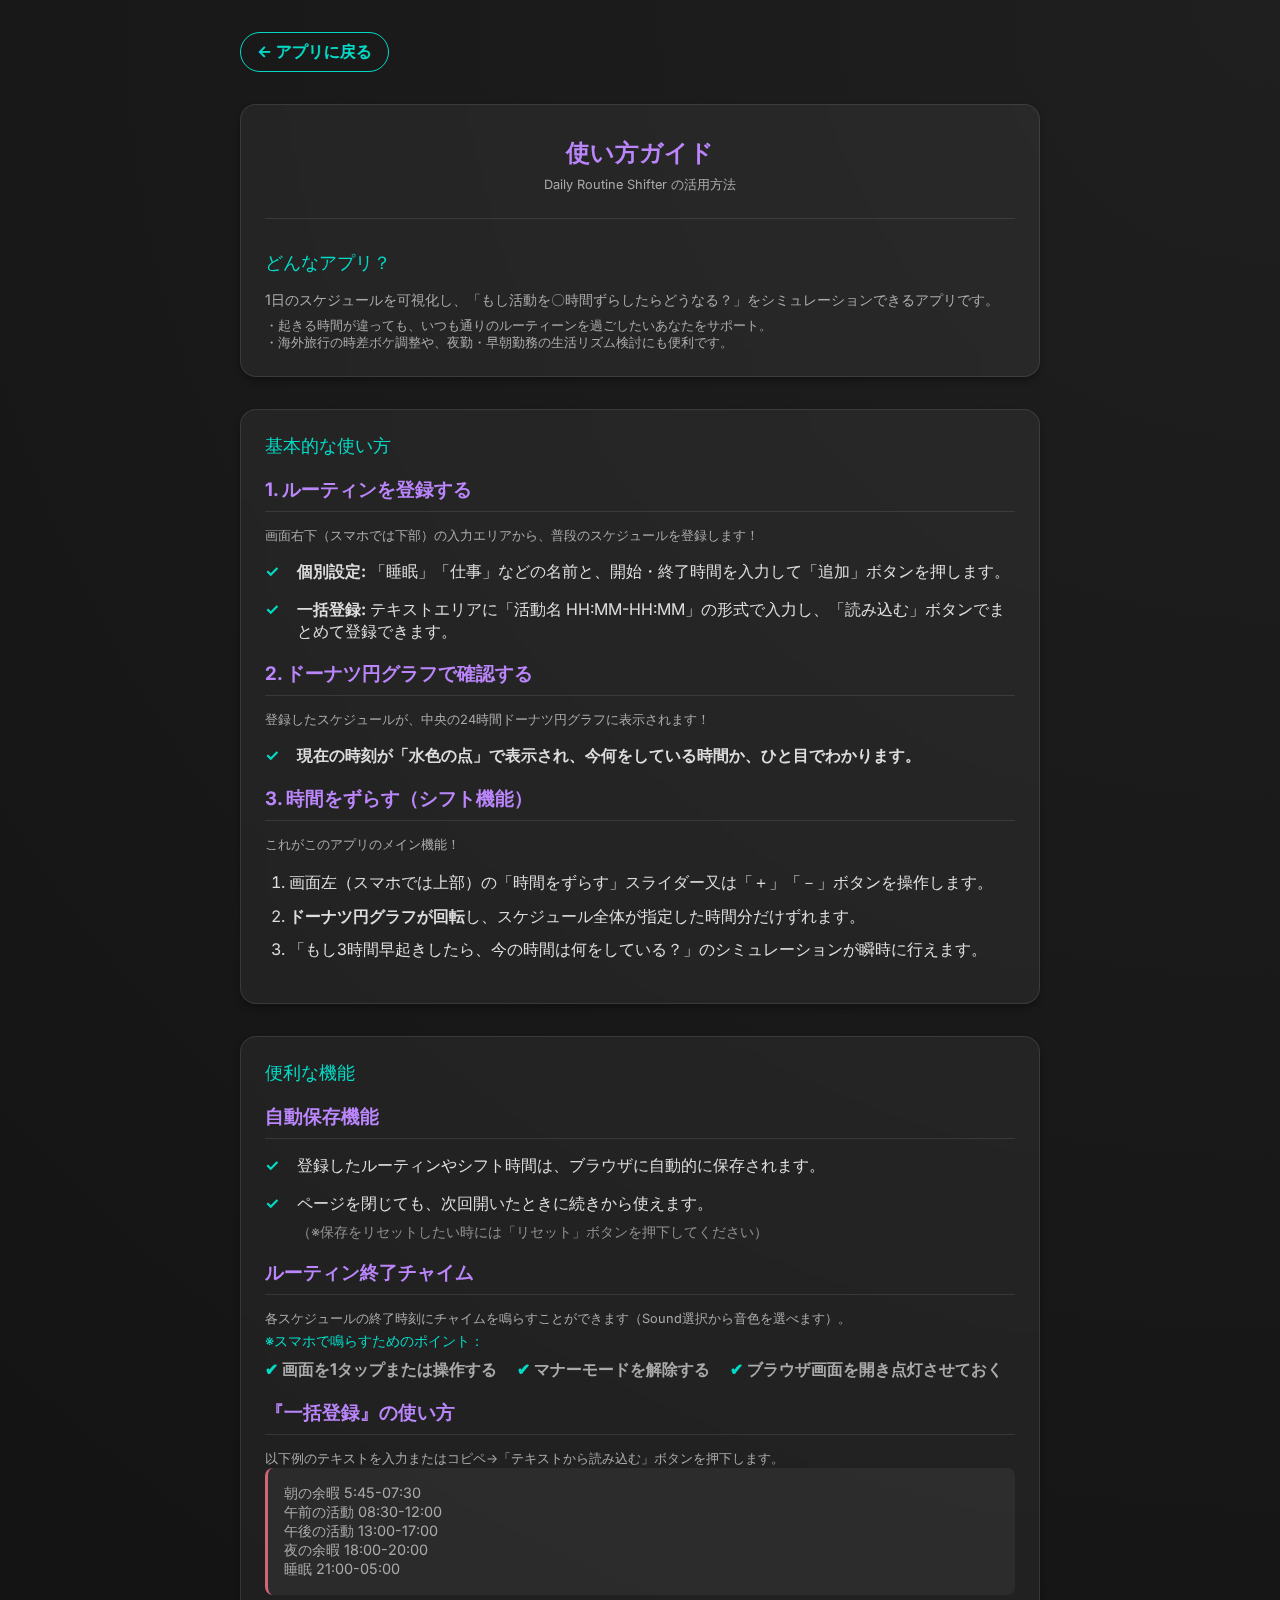
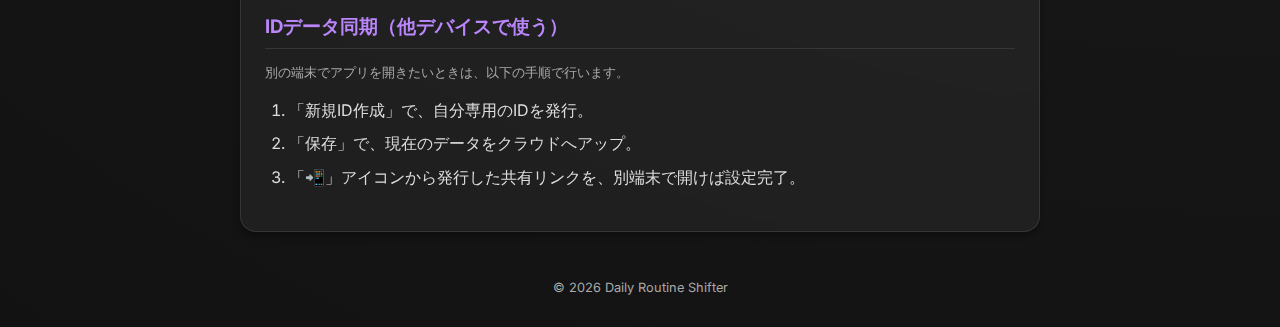
<file: manual.html>
<!DOCTYPE html>
<html lang="ja">

<head>
    <meta charset="UTF-8">
    <meta name="viewport" content="width=device-width, initial-scale=1.0">
    <title>使い方ガイド - Daily Routine Shifter</title>
    <link rel="stylesheet" href="style.css">
    <link href="https://fonts.googleapis.com/css2?family=Inter:wght@300;400;600&display=swap" rel="stylesheet">
    <style>
        .manual-container {
            max-width: 800px;
            margin: 0 auto;
            padding: 2rem;
        }

        .manual-section {
            margin-bottom: 2rem;
        }

        .manual-section h3 {
            color: var(--primary-color);
            border-bottom: 1px solid var(--panel-border);
            padding-bottom: 0.5rem;
            margin-bottom: 1rem;
        }

        .step-list {
            list-style: none;
            padding: 0;
        }

        .step-list li {
            position: relative;
            padding-left: 2rem;
            margin-bottom: 1rem;
            color: #ddd;
        }

        .step-list li::before {
            content: "✓";
            position: absolute;
            left: 0;
            color: var(--secondary-color);
            font-weight: bold;
        }

        .note {
            background: rgba(255, 255, 255, 0.05);
            padding: 1rem;
            border-radius: 8px;
            font-size: 0.9rem;
            color: #aaa;
            border-left: 3px solid var(--accent-color);
        }

        .back-link {
            display: inline-block;
            margin-bottom: 2rem;
            color: var(--secondary-color);
            text-decoration: none;
            font-weight: bold;
            border: 1px solid var(--secondary-color);
            padding: 0.5rem 1rem;
            border-radius: 20px;
            transition: all 0.2s;
        }

        .back-link:hover {
            background: var(--secondary-color);
            color: #000;
        }
    </style>
</head>

<body>
    <div class="manual-container">
        <a href="index.html" class="back-link">← アプリに戻る</a>

        <section class="glass-panel manual-section" style="padding-top: 2rem;">
            <div
                style="text-align: center; margin-bottom: 2rem; border-bottom: 1px solid rgba(255,255,255,0.1); padding-bottom: 1.5rem;">
                <h1 style="margin-bottom: 0.5rem;">使い方ガイド</h1>
                <p style="opacity: 1.0;">Daily Routine Shifter の活用方法</p>
            </div>

            <h2>どんなアプリ？</h2>
            <p style="font-size: 0.9rem;">1日のスケジュールを可視化し、「もし活動を〇時間ずらしたらどうなる？」をシミュレーションできるアプリです。</p>

            <p style="font-size: 0.8rem;">・起きる時間が違っても、いつも通りのルーティーンを過ごしたいあなたをサポート。<br>
                ・海外旅行の時差ボケ調整や、夜勤・早朝勤務の生活リズム検討にも便利です。</p>

        </section>

        <section class="glass-panel manual-section">
            <h2>基本的な使い方</h2>

            <h3>1. ルーティンを登録する</h3>
            <p>画面右下（スマホでは下部）の入力エリアから、普段のスケジュールを登録します！</p>
            <ul class="step-list">
                <li><strong>個別設定:</strong> 「睡眠」「仕事」などの名前と、開始・終了時間を入力して「追加」ボタンを押します。</li>
                <li><strong>一括登録:</strong> テキストエリアに「活動名 HH:MM-HH:MM」の形式で入力し、「読み込む」ボタンでまとめて登録できます。</li>
            </ul>

            <h3>2. ドーナツ円グラフで確認する</h3>
            <p>登録したスケジュールが、中央の24時間ドーナツ円グラフに表示されます！</p>
            <ul class="step-list">
                <li><strong>現在の時刻が「水色の点」で表示され、今何をしている時間か、ひと目でわかります。</strong></li>
            </ul>

            <h3>3. 時間をずらす（シフト機能）</h3>
            <p>これがこのアプリのメイン機能！</p>
            <ol style="padding-left: 1.5rem; color: #ddd; line-height: 1.6;">
                <li style="margin-bottom: 0.5rem;">画面左（スマホでは上部）の「時間をずらす」スライダー又は「＋」「－」ボタンを操作します。</li>
                <li style="margin-bottom: 0.5rem;"><strong>ドーナツ円グラフが回転</strong>し、スケジュール全体が指定した時間分だけずれます。</li>
                <li style="margin-bottom: 0.5rem;">「もし3時間早起きしたら、今の時間は何をしている？」のシミュレーションが瞬時に行えます。</li>
            </ol>
        </section>

        <section class="glass-panel manual-section">
            <h2>便利な機能</h2>

            <h3>自動保存機能</h3>
            <ul class="step-list">
                <li>登録したルーティンやシフト時間は、ブラウザに自動的に保存されます。</li>
                <li>ページを閉じても、次回開いたときに続きから使えます。</li>
            </ul>
            <p style="font-size: 0.9rem; opacity: 0.8; margin-top: -0.5rem; margin-left: 2rem;">
                （※保存をリセットしたい時には「リセット」ボタンを押下してください）
            </p>

            <h3>ルーティン終了チャイム</h3>
            <p>各スケジュールの終了時刻にチャイムを鳴らすことができます（Sound選択から音色を選べます）。</p>
            <p style="font-size: 0.9rem; margin-top: 0.25rem; color: var(--secondary-color);">※スマホで鳴らすためのポイント：</p>
            <p style="font-size: 1.0rem;">
                <strong><span style="color: var(--secondary-color);">✔</span>
                    画面を1タップまたは操作する　
                    <span style="color: var(--secondary-color);">✔</span>
                    マナーモードを解除する　
                    <span style="color: var(--secondary-color);">✔</span>
                    ブラウザ画面を開き点灯させておく</strong>
            </p>

            <h3>『一括登録』の使い方</h3>
            <p>以下例のテキストを入力またはコピペ→「テキストから読み込む」ボタンを押下します。</p>
            <div class="note">
                朝の余暇 5:45-07:30<br>
                午前の活動 08:30-12:00<br>
                午後の活動 13:00-17:00<br>
                夜の余暇 18:00-20:00<br>
                睡眠 21:00-05:00<br>
            </div>
            <h3>IDデータ同期（他デバイスで使う）</h3>
            <p>別の端末でアプリを開きたいときは、以下の手順で行います。</p>
            <ol style="padding-left: 1.5rem; color: #ddd; line-height: 1.6;">
                <li style="margin-bottom: 0.5rem;">「新規ID作成」で、自分専用のIDを発行。</li>
                <li style="margin-bottom: 0.5rem;">「保存」で、現在のデータをクラウドへアップ。</li>
                <li style="margin-bottom: 0.5rem;">「📲」アイコンから発行した共有リンクを、別端末で開けば設定完了。</li>
            </ol>

        </section>

        <footer style="text-align: center; margin-top: 3rem; color: #666; font-size: 0.8rem;">
            <p>&copy; 2026 Daily Routine Shifter</p>
        </footer>
    </div>
</body>

</html>
</file>
<file: style.css>
/* --- 変数定義 (カラーパレット・フォント) --- */
:root {
    --bg-color: #121212;
    --text-color: #e0e0e0;
    --panel-bg: rgba(255, 255, 255, 0.05);
    --panel-border: rgba(255, 255, 255, 0.1);
    --primary-color: #bb86fc;
    --secondary-color: #03dac6;
    --accent-color: #cf6679;
    --font-family: 'Inter', -apple-system, BlinkMacSystemFont, "Segoe UI", Roboto, sans-serif;
}

/* --- 基本設定 (リセット・背景) --- */
body {
    margin: 0;
    padding: 0;
    font-family: var(--font-family);
    background-color: var(--bg-color);
    color: var(--text-color);
    min-height: 100vh;
    background-image: radial-gradient(circle at top right, #1f1f1f 0%, #121212 100%);
    overflow-x: hidden;
    /* Hide scrollbar for body */
    scrollbar-width: none;
    -ms-overflow-style: none;
}

/* Hide scrollbar globally */
*::-webkit-scrollbar {
    display: none;
    width: 0;
    height: 0;
}

html {
    scrollbar-width: none;
    -ms-overflow-style: none;
}

/* --- 全体レイアウト (グリッド構成) --- */
.app-layout {
    display: grid;
    /* 50% Sidebar, 50% Main Content */
    grid-template-columns: 1fr 1fr;
    min-height: 100vh;
    gap: 1.5rem;
    padding: 1.5rem;
    box-sizing: border-box;
    align-items: start;
}

/* --- 共通パネルデザイン (グラスモーフィズム) --- */
.glass-panel {
    background: var(--panel-bg);
    border: 1px solid var(--panel-border);
    backdrop-filter: blur(10px);
    border-radius: 16px;
    padding: 1.5rem;
    box-shadow: 0 4px 6px rgba(0, 0, 0, 0.3);
}

h1 {
    font-size: 1.5rem;
    color: var(--primary-color);
    margin: 0;
    font-weight: bold;
    font-family: 'Quicksand', -apple-system, BlinkMacSystemFont, "Segoe UI", Roboto, sans-serif;
    /* Prevent layout jump by giving title a bit of space */
    min-height: 1.8rem;
    display: block;
}

h2 {
    font-size: 1.1rem;
    color: var(--secondary-color);
    margin-top: 0;
    margin-bottom: 1rem;
    font-weight: normal;
}

p {
    font-size: 0.8rem;
    color: #aaa;
    margin: 0.5rem 0 0 0;
}

.divider {
    height: 1px;
    background: var(--panel-border);
    margin: 1.5rem 0;
}

/* --- サイドバー (左側/スマホ上部) --- */
/* --- サイドバー (左側/スマホ上部) --- */
.sidebar {
    display: flex;
    flex-direction: column;
    /* Removed sticky and fixed height to allow natural scrolling on PC */
    gap: 1.5rem;
}

/* Sidebar split panels */
.sidebar-upper {
    flex: 0 0 auto;
    /* Height based on content */
}

.memo-area {
    background: rgba(0, 0, 0, 0.3);
    border: 1px solid var(--panel-border);
    color: var(--text-color);
    padding: 0.8rem;
    /* Matches other inputs */
    border-radius: 8px;
    font-family: var(--font-family);
    width: 100%;
    box-sizing: border-box;
    font-size: 1.0rem;
    /* Smaller text "0.85" - User asked about this */
    /* Smaller text "0.85" - User asked about this */
    resize: vertical;
    /* Allow vertical resize */
    min-height: 40px;
    /* Default height */
}

.checkbox-row {
    display: flex;
    justify-content: flex-start;
    /* Left aligned PC & Mobile */
    flex-wrap: wrap;
    /* Wrap if needed */
    column-gap: 1rem;
    /* Horizontal spacing */
    row-gap: 0.5rem;
    /* Tighter vertical spacing */
    margin-top: 1.0rem;
    font-size: 1.0rem;
    /* User requested increase */
    color: #ccc;
    align-items: center;
}

/* Force Wake input to take full row */
.wakeup-item {
    width: 100%;
    flex: 0 0 100%;
    margin-bottom: 0;
    /* Remove extra spacing */
}

.checkbox-item {
    display: flex;
    align-items: center;
    gap: 0.3rem;
    cursor: pointer;
    opacity: 0.8;
    transition: opacity 0.2s;
}

.checkbox-item:hover {
    opacity: 1;
}

.checkbox-item input[type="checkbox"],
#chimeEnabled,
#chimeSelect {
    accent-color: var(--secondary-color);
    cursor: pointer;
}

#chimeSelect:focus {
    border-color: var(--secondary-color);
}

.sidebar-lower {
    display: flex;
    flex-direction: column;
    /* Let the panel grow naturally on PC */
}

.status-highlight {
    font-size: 1.3rem;
    font-weight: normal;
    color: var(--primary-color);
    text-align: center;
    padding: 1rem;
    background: rgba(187, 134, 252, 0.1);
    border-radius: 8px;
    margin-top: 0.5rem;
}

.list-section {
    display: flex;
    flex-direction: column;
    margin-top: 1.5rem;
}

.list-scroll-container {
    border-top: 1px solid var(--panel-border);
    padding-top: 0.5rem;
    /* Removed overflow-y: auto to let it flow with the page scroll */
}

#shiftedScheduleList {
    list-style: none;
    padding: 0;
    font-size: 0.9rem;
    color: #ccc;
    margin: 0;
}

#shiftedScheduleList li {
    padding: 0.5rem 0;
    border-bottom: 1px solid rgba(255, 255, 255, 0.05);
}

/* --- メインコンテンツ (右側/スマホ下部) --- */
.main-content {
    display: flex;
    flex-direction: column;
    gap: 1.5rem;
}

.chart-area {
    min-height: 400px;
    display: flex;
    align-items: center;
    justify-content: center;
    padding: 0rem;
    /* Reverted to baseline for outside clock numbers */
}

.input-area {
    display: grid;
    /* Vertical stack */
    grid-template-columns: 1fr;
    gap: 1.5rem;
}

.individual-settings,
.bulk-import {
    display: flex;
    flex-direction: column;
}

/* --- シフト操作UI (スライダー・ボタン) --- */
.shift-control-panel {
    display: flex;
    flex-direction: column;
    gap: 0.5rem;
}

.shift-label {
    display: block;
    margin-bottom: 0.5rem;
    color: var(--secondary-color);
    font-size: 1.1rem;
    /* Match h2 */
    font-weight: normal;
}

.shift-controls-row {
    display: flex;
    align-items: center;
    justify-content: space-between;
    gap: 0.5rem;
}

.btn-icon {
    width: 60px;
    /* Enhanced size */
    height: 60px;
    /* Enhanced size */
    border-radius: 12px;
    font-size: 2rem;
    /* Enhanced size */
    line-height: 1;
    padding: 0;
    display: flex;
    align-items: center;
    justify-content: center;
    background: rgba(255, 255, 255, 0.1);
    color: var(--primary-color);
    border: 1px solid var(--panel-border);
    cursor: pointer;
}

.btn-icon:hover {
    background: rgba(255, 255, 255, 0.2);
}

#shiftHours {
    text-align: center;
    font-size: 1.2rem;
    font-weight: bold;
    -moz-appearance: textfield;
    appearance: textfield;
    /* Prevent input from taking full width in flex row */
    width: 100px;
    /* Fixed width */
    flex: 0 0 auto;
}

#shiftHours::-webkit-outer-spin-button,
#shiftHours::-webkit-inner-spin-button {
    -webkit-appearance: none;
    margin: 0;
}

.shift-range {
    width: 100%;
    margin-top: 0.5rem;
    accent-color: var(--primary-color);
    cursor: pointer;
    background: rgba(255, 255, 255, 0.1);
    height: 12px;
    /* Thicker track */
    border-radius: 6px;
    outline: none;
    -webkit-appearance: none;
    appearance: none;
}

.shift-range::-webkit-slider-thumb {
    -webkit-appearance: none;
    appearance: none;
    width: 30px;
    /* Larger thumb */
    height: 30px;
    /* Larger thumb */
    border-radius: 50%;
    background: var(--primary-color);
    cursor: pointer;
    margin-top: 0px;
    /* Center alignment helper if needed */
}

/* --- 入力フォーム & ボタン共通設定 --- */
.input-group {
    display: flex;
    flex-direction: column;
    gap: 0.8rem;
}

/* Hide Native Time Picker Icon */
input[type="time"]::-webkit-calendar-picker-indicator {
    display: none;
    -webkit-appearance: none;
}

input[type="text"],
input[type="time"],
input[type="number"],
textarea {
    background: rgba(0, 0, 0, 0.3);
    border: 1px solid var(--panel-border);
    color: var(--text-color);
    padding: 0.8rem;
    border-radius: 8px;
    font-family: var(--font-family);
    width: 100%;
    box-sizing: border-box;
    font-size: 1.0rem;
    /* Match other inputs */
}

textarea {
    resize: vertical;
    min-height: 100px;
    /* Reduced fixed height constraint */
}

#bulkInput {
    font-size: 1.0rem;
    /* Match Memo field size */
}

.time-inputs {
    display: flex;
    gap: 0.5rem;
}

.time-inputs label {
    flex: 1;
    display: flex;
    flex-direction: column;
    font-size: 0.8rem;
}

button {
    padding: 0.8rem;
    border: none;
    border-radius: 8px;
    cursor: pointer;
    font-weight: 600;
    transition: all 0.2s;
}

button:active {
    transform: scale(0.98);
}

.btn-primary {
    background-color: var(--primary-color);
    color: #000;
}

.btn-secondary {
    background-color: transparent;
    border: 1px solid var(--panel-border);
    color: var(--text-color);
}

.routine-list {
    margin-top: 1rem;
}

.routine-item {
    display: flex;
    justify-content: space-between;
    align-items: center;
    background: rgba(255, 255, 255, 0.03);
    padding: 0.5rem;
    border-radius: 6px;
    margin-bottom: 0.5rem;
    font-size: 0.9rem;
}

.delete-btn {
    background: none;
    color: var(--accent-color);
    padding: 0.2rem;
    font-size: 1.2rem;
}

/* --- クラウド同期UI --- */

.sync-status {
    font-size: 1rem;
    margin-right: 5px;
    transition: color 0.3s ease;
}

.sync-status.active {
    color: var(--secondary-color);
    text-shadow: 0 0 8px var(--secondary-color);
}

.sync-status.inactive {
    color: #555;
}

.sync-controls input {
    margin: 0;
}

.sync-controls button {
    white-space: nowrap;
}

/* --- レスポンシブ対応 (スマホ向けレイアウト) --- */
@media (max-width: 900px) {
    .app-layout {
        display: flex;
        flex-direction: column;
        /* Ensure items stretch to full width */
        align-items: stretch;
        padding: 1rem;
        gap: 1.5rem;
    }

    .sidebar {
        height: auto;
        position: relative;
        top: 0;
        overflow: visible;
        border-bottom: 1px solid var(--panel-border);
        padding-bottom: 1.5rem;
        width: 100%;
        /* Explicitly full width */
        box-sizing: border-box;
        /* Include padding in width */
    }

    .main-content {
        width: 100%;
        box-sizing: border-box;
    }

    .list-section {
        max-height: 400px;
        /* Slightly taller for better view */
    }

    .input-area {
        grid-template-columns: 1fr;
    }

    /* Fix for 2. Lower blocks narrower */
    .glass-panel {
        width: 100%;
        box-sizing: border-box;
    }
}

/* --- クラウド同期UI (Refactored) --- */
.sync-section {
    padding: 1.2rem;
}

.sync-header {
    display: flex;
    justify-content: space-between;
    align-items: center;
    margin-bottom: 1rem;
}

.sync-header h2 {
    margin: 0;
    font-size: 1.1rem;
    color: var(--secondary-color);
    font-weight: 400;
}

.sync-token-area {
    display: flex;
    align-items: center;
    gap: 8px;
}

.gh-token-wrapper {
    width: 120px;
    opacity: 0.3;
    transition: opacity 0.3s;
}

input.gh-token-input {
    width: 100%;
    padding: 4px 8px;
    font-size: 0.7rem;
    background: rgba(255, 255, 255, 0.1);
    border: 1px solid rgba(255, 255, 255, 0.1);
    border-radius: 4px;
    color: rgba(255, 255, 255, 0.5);
    outline: none;
    box-sizing: border-box;
}

.btn-share {
    background: none;
    border: none;
    cursor: pointer;
    font-size: 1.2rem;
    filter: brightness(0.8);
    padding: 0;
}

.sync-control-stack {
    display: flex;
    flex-direction: column;
    gap: 10px;
}

/* Row 1: ID Input */
.sync-id-row {
    position: relative;
    width: 100%;
}

input.sync-id-input {
    width: 100%;
    padding: 12px 10px 12px 30px;
    background: rgba(0, 0, 0, 0.2);
    border: 1px solid rgba(255, 255, 255, 0.1);
    border-radius: 6px;
    font-size: 1.0rem;
    color: white;
    box-sizing: border-box;
    font-family: inherit;
}

.sync-status-dot {
    position: absolute;
    left: 12px;
    top: 50%;
    transform: translateY(-50%);
    font-size: 10px;
    color: #555;
}

/* Row 2: Buttons */
.sync-btn-row {
    display: flex;
    gap: 10px;
    align-items: stretch;
}

.sync-block-btn {
    flex: 1;
    display: flex;
    align-items: center;
    justify-content: center;
    gap: 12px;
    background: rgba(255, 255, 255, 0.08);
    border: 1px solid rgba(255, 255, 255, 0.15);
    border-radius: 8px;
    padding: 12px 14px;
    cursor: pointer;
    transition: background 0.2s;
}

.sync-block-btn:hover {
    background: rgba(255, 255, 255, 0.15);
}

.sync-block-label {
    font-size: 0.9rem;
    font-weight: normal;
    color: white;
}

.sync-block-time {
    font-size: 0.7rem;
    color: rgba(255, 255, 255, 0.5);
}

.btn-new-id {
    flex: 0 0 auto;
    padding: 0 15px;
    background: rgba(255, 255, 255, 0.05);
    border: 1px solid rgba(255, 255, 255, 0.1);
    color: rgba(255, 255, 255, 0.5);
    border-radius: 8px;
    cursor: pointer;
    white-space: nowrap;
    font-size: 0.9rem;
    font-weight: normal;
    transition: all 0.2s;
}

.btn-new-id:hover {
    background: rgba(255, 255, 255, 0.1);
    color: rgba(255, 255, 255, 0.8);
}

/* --- レスポンシブ対忁E(既存への追訁E上書ぁE --- */
@media (max-width: 900px) {
    /* ... existing responsive rules ... */
}

/* --- Shift Control UI Refactor --- */
.shift-header {
    display: flex;
    justify-content: space-between;
    align-items: center;
    margin-bottom: 0.8rem;
}

.usage-guide-link {
    color: var(--secondary-color);
    text-decoration: none;
    font-size: 0.85rem;
    border-bottom: 1px dotted var(--secondary-color);
    opacity: 0.8;
}

.shift-ui-container {
    display: flex;
    gap: 15px;
    align-items: stretch;
    height: 80px;
    /* Fixed height for alignment */
}

.shift-btn-group {
    display: flex;
    gap: 10px;
}

.btn-shift-tall {
    width: 68px;
    height: 100%;
    border-radius: 12px;
    font-size: 1.8rem;
    line-height: 1;
    display: flex;
    align-items: center;
    justify-content: center;
    background: rgba(255, 255, 255, 0.1);
    color: var(--primary-color);
    border: 1px solid var(--panel-border);
    cursor: pointer;
    transition: background 0.2s;
    padding: 0;
}

.btn-shift-tall:hover {
    background: rgba(255, 255, 255, 0.2);
}

.shift-value-group {
    flex: 1;
    display: flex;
    flex-direction: column;
    justify-content: space-between;
}

.shift-display-box {
    flex: 1;
    background: rgba(0, 0, 0, 0.4);
    border-radius: 8px;
    /* Slightly tighter radius */
    display: flex;
    align-items: center;
    justify-content: center;
    margin-bottom: 8px;
    /* Gap above slider */
    border: 1px solid rgba(255, 255, 255, 0.05);
}

.shift-display-input {
    background: none;
    border: none;
    text-align: center;
    font-size: 1.5rem;
    font-weight: bold;
    color: #fff;
    width: 100%;
    outline: none;
    padding: 0;
}

/* Override existing shift-range margin */
.shift-section .shift-range {
    margin-top: 0;
    width: 100%;
}
</file>
